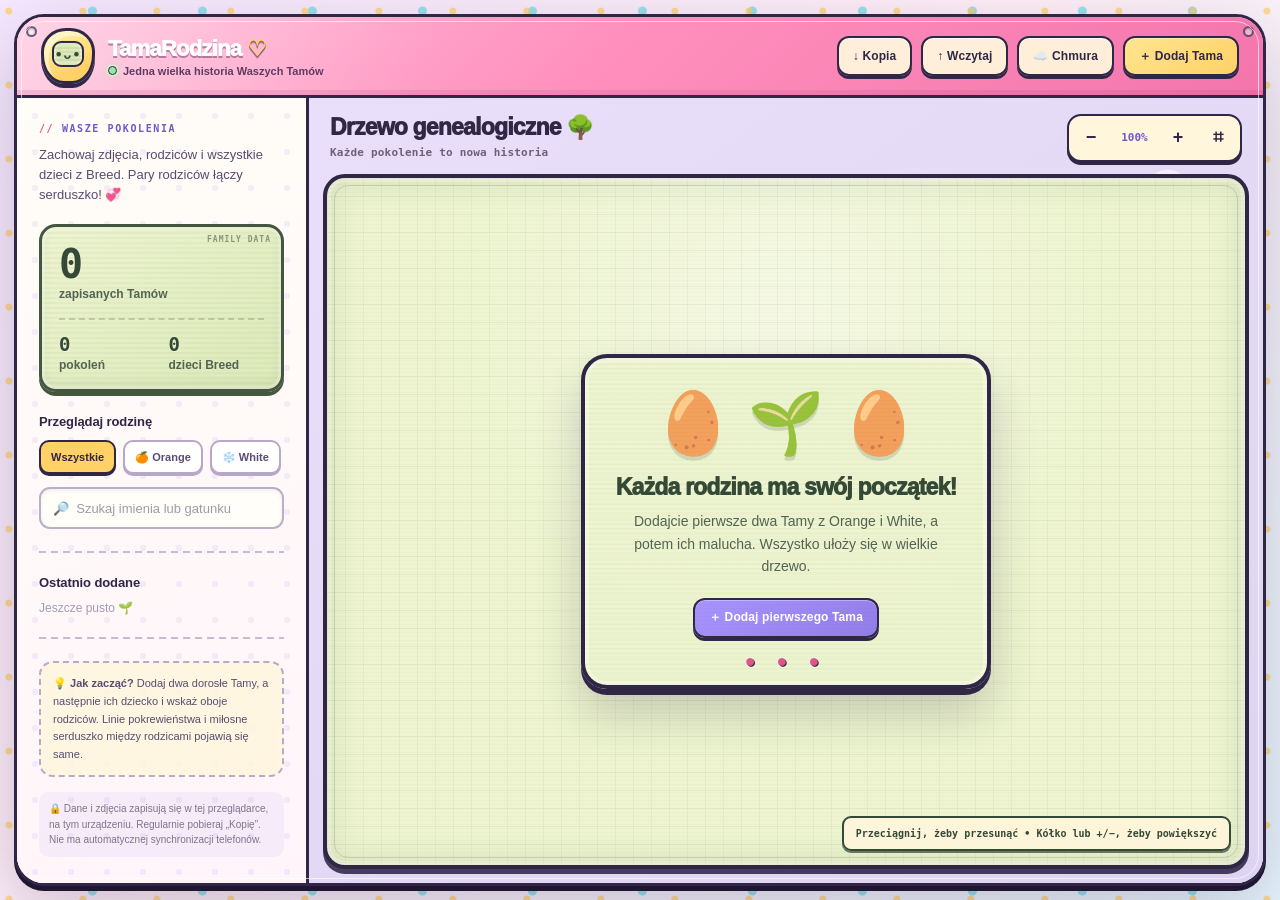
<file: index.html>
<!doctype html>
<html lang="pl">
<head>
<meta charset="utf-8">
<meta name="viewport" content="width=device-width, initial-scale=1">
<meta http-equiv="refresh" content="0; url=./tama-rodzina/">
<title>TamaRodzina — przekierowanie</title>
<link rel="canonical" href="./tama-rodzina/">
<style>body{font-family:system-ui,-apple-system,sans-serif;display:grid;place-items:center;min-height:95vh;background:#faf5ff;color:#39295b;text-align:center;padding:24px}a{color:#6c39c2}</style>
</head>
<body><main><h1>🌱 TamaRodzina</h1><p>Otwieram drzewo genealogiczne Tamów…</p><p><a href="./tama-rodzina/">Kliknij tutaj, jeśli przekierowanie nie zadziała.</a></p></main></body>
</html>
</file>
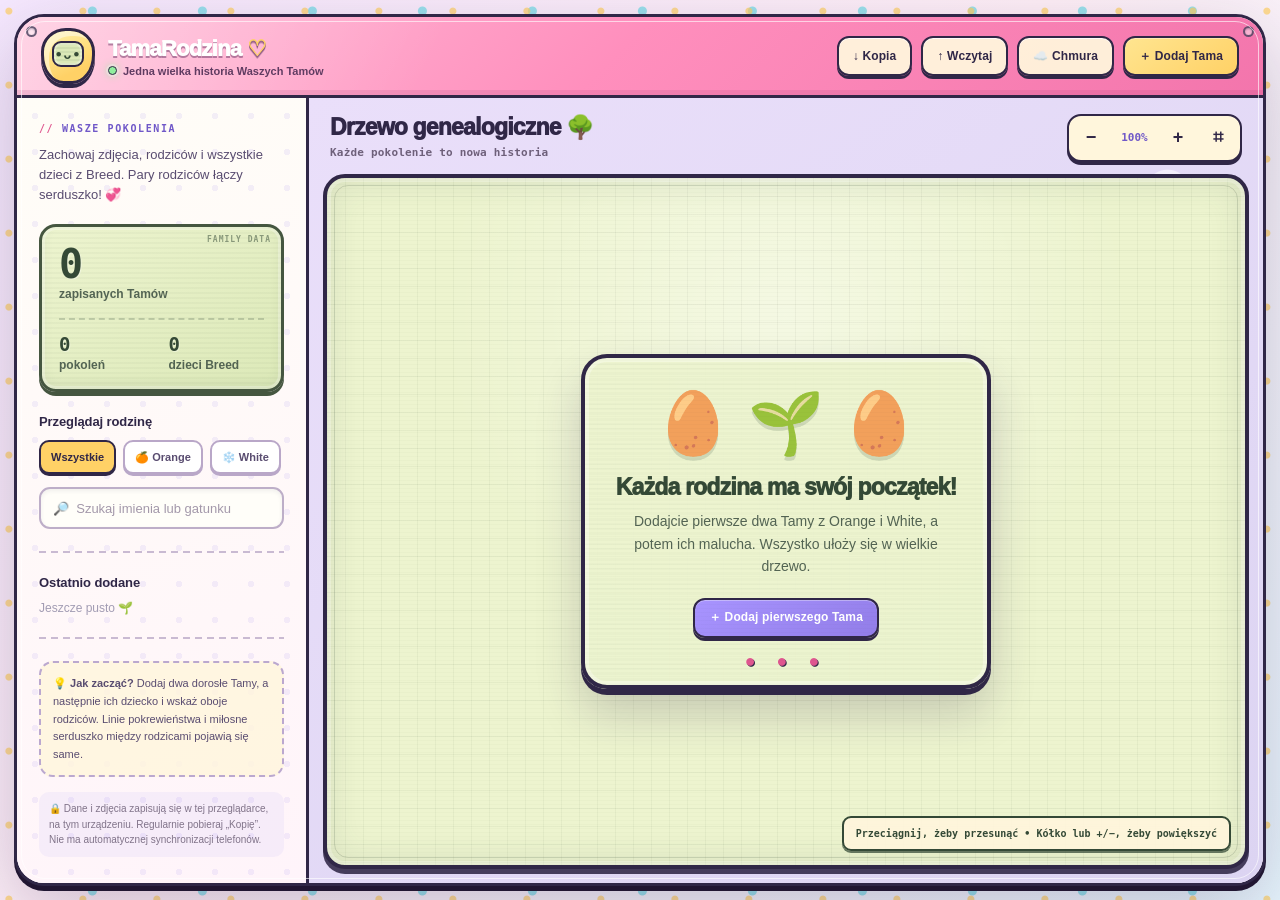
<file: tama-rodzina/index.html>
<!doctype html>
<html lang="pl">
<head>
<meta charset="utf-8" />
<meta name="viewport" content="width=device-width,initial-scale=1,viewport-fit=cover" />
<meta name="theme-color" content="#ff8fbd" />
<meta name="color-scheme" content="light" />
<meta name="application-name" content="TamaRodzina" />
<meta name="apple-mobile-web-app-title" content="TamaRodzina" />
<meta name="apple-mobile-web-app-capable" content="yes" />
<meta name="mobile-web-app-capable" content="yes" />
<meta name="apple-mobile-web-app-status-bar-style" content="default" />
<title>TamaRodzina — Wasze drzewo pokoleń</title>
<link rel="icon" href="./favicon.svg" type="image/svg+xml" />
<link rel="apple-touch-icon" sizes="180x180" href="./apple-touch-icon-180-v2.png" />
<link rel="manifest" href="./site.webmanifest?v=1" />
<style>
:root{--ink:#252344;--muted:#77758f;--line:#ece9f4;--purple:#7465e8;--pink:#fa84b5;--orange:#ffb166;--blue:#83c8ed;--card:#fff;--shadow:0 18px 60px rgba(53,39,103,.10);--round:22px}
*{box-sizing:border-box}html,body{height:100%;margin:0}body{font-family:ui-rounded,"SF Pro Rounded","Avenir Next",Inter,-apple-system,BlinkMacSystemFont,"Segoe UI",sans-serif;background:#f8f7fd;color:var(--ink);overflow:hidden}button,input,select,textarea{font:inherit}button{cursor:pointer}button:disabled{cursor:not-allowed;opacity:.45}.app{height:100dvh;display:flex;flex-direction:column;min-height:500px}.topbar{position:relative;z-index:10;display:flex;align-items:center;justify-content:space-between;gap:14px;flex-wrap:wrap;padding:15px 25px;background:rgba(255,255,255,.95);border-bottom:1px solid var(--line)}.brand{display:flex;align-items:center;gap:12px}.brand-symbol{width:45px;height:45px;border-radius:16px;background:linear-gradient(145deg,#f8b5d4,#8d81ef);display:grid;place-items:center;color:white;font-size:25px;box-shadow:0 7px 15px #ae9ded40}.brand h1{font-size:19px;letter-spacing:-.7px;margin:0;font-weight:850}.brand small{display:block;font-size:11px;color:var(--muted);margin-top:2px}.top-actions{display:flex;gap:8px;align-items:center;flex-wrap:wrap}.btn{display:inline-flex;align-items:center;justify-content:center;gap:7px;border:1px solid #e9e5f3;background:white;color:#4b4767;border-radius:13px;padding:10px 14px;font-size:13px;font-weight:700;white-space:nowrap;transition:transform .15s,background .15s}.btn:hover{background:#f7f4ff;transform:translateY(-1px)}.btn.primary{color:#fff;background:linear-gradient(120deg,#8576f4,#aa77df);border-color:transparent;box-shadow:0 7px 18px #8d7aef36}.btn.primary:hover{background:linear-gradient(120deg,#7565e8,#976bd3)}.btn.danger{color:#be4667;background:#fff6f9;border:1px solid #ffe2ea}.btn.ghost{border-color:transparent;background:transparent}.workspace{display:flex;flex:1;min-height:0}.sidebar{width:274px;flex:0 0 274px;background:#fff;border-right:1px solid var(--line);padding:21px;overflow:auto}.eyebrow{text-transform:uppercase;letter-spacing:1.7px;color:#9b94ba;font-size:10px;font-weight:850;margin-bottom:12px}.intro{font-size:14px;line-height:1.6;color:#686480;margin:0 0 19px}.stat-box{background:linear-gradient(145deg,#f9f2ff,#f7f9ff);border:1px solid #eee6fb;border-radius:19px;padding:17px;margin-bottom:22px}.stat-number{font-size:37px;line-height:1;font-weight:850;letter-spacing:-2px}.stat-box small{color:#817995;font-size:12px}.stats-row{display:flex;gap:14px;margin-top:16px;border-top:1px solid #e5dff2;padding-top:13px}.stats-row>div{flex:1}.stats-row b{font-size:19px}.stats-row small{display:block;margin-top:3px}.sidebar h2{font-size:14px;margin:0 0 11px}.filters{display:flex;flex-wrap:wrap;gap:8px;margin-bottom:13px}.filter{border:1px solid #e9e6f1;background:white;border-radius:999px;padding:7px 10px;color:#767187;font-size:12px;font-weight:750}.filter.active{background:#eeeaff;color:#6b5bdb;border-color:#d9d1ff}.search{border:1px solid #e8e6f1;border-radius:12px;padding:11px 12px;width:100%;background:#fff;font-size:13px;outline:0;color:var(--ink)}.search:focus{border-color:#afa5f4;box-shadow:0 0 0 3px #ece8ff}.section-divider{height:1px;background:var(--line);margin:22px 0}.mini-list{display:flex;flex-direction:column;gap:8px}.mini{border:1px solid #f0edf7;text-align:left;background:#fff;display:flex;gap:10px;align-items:center;padding:7px;border-radius:13px;width:100%}.mini:hover{background:#faf7ff}.mini-avatar{flex:0 0 35px;width:35px;height:35px;border-radius:11px;background:#f9e7ed;display:grid;place-items:center;overflow:hidden}.mini-avatar img{width:100%;height:100%;object-fit:cover}.mini strong{display:block;font-size:12px;max-width:156px;overflow:hidden;text-overflow:ellipsis;white-space:nowrap}.mini small{display:block;font-size:10px;color:#9692ab;margin-top:3px}.hint{border:1px dashed #dfd7f5;border-radius:15px;padding:12px;background:#fcfaff;color:#817b9b;font-size:11px;line-height:1.6}.main{flex:1;display:flex;flex-direction:column;min-width:0;background:#f8f7fe}.stage-header{padding:21px 28px 15px;display:flex;justify-content:space-between;gap:12px;align-items:center}.stage-header h2{font-size:24px;letter-spacing:-.8px;margin:0 0 4px}.stage-header p{font-size:12px;color:#9590a9;margin:0}.zoom-tools{display:flex;align-items:center;gap:5px;background:#fff;border:1px solid #ebe8f5;border-radius:15px;padding:5px;box-shadow:0 3px 12px #3830550a}.zoom-tools button{border:0;background:transparent;min-width:33px;height:33px;border-radius:9px;font-size:18px;font-weight:650;color:#6f658f}.zoom-tools button:hover{background:#f5f2ff}.zoom-label{min-width:41px;font-size:11px;color:#8b86a4;text-align:center;font-weight:750}.viewport{position:relative;min-height:0;flex:1;overflow:hidden;cursor:grab;touch-action:none;background-color:#fbfaff;background-image:radial-gradient(#ddd8f2 1.1px,transparent 1.1px);background-size:23px 23px;user-select:none}.viewport.grabbing{cursor:grabbing}.world{position:absolute;left:0;top:0;transform-origin:0 0;will-change:transform}.links{position:absolute;inset:0;overflow:visible;pointer-events:none}.nodes{position:absolute;inset:0}.gen-tag{position:absolute;left:15px;display:flex;gap:9px;align-items:center;font-size:13px;font-weight:850;color:#a29bc0}.gen-tag span{background:#e8e2fd;color:#7c6cdd;border-radius:10px;padding:6px 9px}.gen-tag small{font-size:11px;color:#b3aec7}.tama-card{position:absolute;width:176px;height:190px;border:1.5px solid #eee9fa;background:#fff;border-radius:22px;text-align:center;box-shadow:0 9px 27px rgba(68,57,113,.085);padding:11px 9px 10px;cursor:pointer;transition:box-shadow .15s,border .15s,opacity .15s,transform .15s;overflow:hidden}.tama-card:hover{box-shadow:0 12px 30px #4b359b2e;transform:translateY(-3px)}.tama-card.selected{border:2px solid #9281f2;box-shadow:0 9px 30px #8468e34f}.tama-card.dim{opacity:.26}.card-img{width:95px;height:95px;display:grid;place-items:center;overflow:hidden;margin:0 auto 8px;border-radius:26px;background:linear-gradient(135deg,#fff2e5,#ffd1b9);font-size:42px}.tama-card.white .card-img{background:linear-gradient(135deg,#eaf9ff,#d7e4ff)}.tama-card.other .card-img{background:linear-gradient(135deg,#f1ecff,#fce7fa)}.card-img img{width:100%;height:100%;object-fit:cover}.card-name{font-weight:850;white-space:nowrap;text-overflow:ellipsis;overflow:hidden;font-size:14px;margin:0 0 4px}.card-species{font-size:11px;color:#918da4;overflow:hidden;white-space:nowrap;text-overflow:ellipsis}.card-pill{display:inline-block;margin-top:8px;font-size:9px;font-weight:800;padding:4px 8px;border-radius:99px;background:#fff0e3;color:#c87838}.white .card-pill{background:#e8f5ff;color:#4e8cba}.other .card-pill{background:#efe9ff;color:#806bc9}.empty{position:absolute;inset:0;display:flex;align-items:center;justify-content:center;text-align:center;padding:30px}.empty-panel{max-width:390px;background:#ffffffec;box-shadow:var(--shadow);border:1px solid #f0eafe;padding:31px 25px;border-radius:30px}.empty-art{font-size:61px;margin-bottom:15px}.empty-panel h3{font-size:23px;letter-spacing:-.8px;margin:0 0 9px}.empty-panel p{font-size:14px;color:#837d9a;line-height:1.6;margin:0 0 20px}.floating-tip{position:absolute;bottom:16px;right:17px;background:#fffffff0;padding:9px 12px;border:1px solid #ebe8f5;border-radius:12px;font-size:11px;color:#938daa;pointer-events:none}dialog{border:0;border-radius:24px;box-shadow:0 30px 90px #251d5460;width:min(510px,calc(100vw - 28px));padding:0;color:var(--ink);max-height:calc(100dvh - 34px);overflow:auto}dialog::backdrop{background:#201a3f88;backdrop-filter:blur(4px)}.modal-header{display:flex;align-items:center;justify-content:space-between;padding:22px 25px 12px}.modal-header h3{font-size:21px;margin:0;letter-spacing:-.7px}.close{border:0;background:#f6f4fb;border-radius:10px;width:32px;height:32px;font-size:20px;color:#8983a4}.modal-body{padding:5px 25px 25px}.field{margin-bottom:16px}.field label{font-size:12px;font-weight:850;display:block;margin:0 0 7px}.field input,.field select,.field textarea{width:100%;padding:12px 12px;border:1px solid #e6e2f1;border-radius:12px;background:white;color:#37334f;outline:0;font-size:13px}.field input:focus,.field select:focus,.field textarea:focus{border-color:#a59af1;box-shadow:0 0 0 3px #ece9ff}.field textarea{resize:vertical;min-height:65px}.field-row{display:grid;grid-template-columns:1fr 1fr;gap:13px}.subnote{font-size:11px;color:#a09bb2;line-height:1.5;margin-top:5px}.upload{border:2px dashed #e4ddf4;border-radius:16px;min-height:104px;display:flex;gap:14px;align-items:center;padding:11px;background:#fcfbff;cursor:pointer}.upload-avatar{height:78px;width:78px;flex:0 0 78px;border-radius:17px;background:#f0eaff;display:grid;place-items:center;font-size:33px;overflow:hidden}.upload-avatar img{width:100%;height:100%;object-fit:cover}.upload-text b{font-size:13px}.upload-text small{display:block;color:#938ba9;font-size:11px;margin-top:4px}.modal-footer{display:flex;justify-content:space-between;gap:8px;flex-wrap:wrap;margin-top:18px}.detail-cover{height:125px;background:linear-gradient(120deg,#fbe6f3,#e8e7ff);border-radius:22px 22px 0 0}.detail-main{padding:0 25px 24px}.detail-photo{height:115px;width:115px;border:5px solid white;border-radius:26px;background:#fff1e7;overflow:hidden;display:grid;place-items:center;font-size:52px;margin:-65px 0 13px;position:relative;box-shadow:0 8px 20px #36275c25}.detail-photo img{width:100%;height:100%;object-fit:cover}.detail-name{margin:0;font-size:26px;letter-spacing:-.8px}.detail-sub{font-size:13px;color:#9690a9;margin-top:4px}.detail-grid{display:grid;grid-template-columns:1fr 1fr;gap:10px;margin:19px 0}.detail-box{border-radius:13px;background:#f9f7fd;padding:12px}.detail-box small{display:block;color:#9a94b1;font-size:10px;margin-bottom:5px}.detail-box b{font-size:13px;display:block;overflow-wrap:anywhere}.rel-title{font-size:13px;margin:17px 0 9px}.rel-list{display:flex;flex-wrap:wrap;gap:8px}.rel{border:1px solid #e5def5;background:white;border-radius:99px;padding:7px 10px;font-size:11px;font-weight:750;color:#7469b5}.detail-notes{border-left:3px solid #d4bafa;background:#faf7ff;border-radius:8px;padding:11px;font-size:12px;line-height:1.6;white-space:pre-wrap;color:#615b77}.small-btn{font-size:12px;padding:8px 10px}.toast{position:fixed;bottom:24px;left:50%;transform:translate(-50%,30px);opacity:0;pointer-events:none;background:#27233e;color:white;border-radius:14px;padding:11px 18px;box-shadow:0 12px 35px #1b163f30;font-size:12px;font-weight:650;z-index:100;transition:.25s}.toast.show{transform:translate(-50%,0);opacity:1}#importFile,#photoFile{display:none}.footer-stamp{margin-top:15px;color:#aaa4b9;font-size:10px;line-height:1.55}
@media(max-width:900px){.sidebar{width:230px;flex-basis:230px;padding:15px}.topbar{padding:12px 17px}.brand h1{font-size:17px}.btn{padding:9px 10px}.stage-header{padding:16px 19px 12px}.stage-header h2{font-size:21px}}
@media(max-width:660px){body{overflow:hidden}.app{min-height:0}.topbar{gap:10px;padding:10px 12px}.brand-symbol{width:38px;height:38px;border-radius:13px;font-size:21px}.brand h1{font-size:16px}.brand small{font-size:10px}.top-actions{width:100%;justify-content:space-between;gap:6px}.top-actions .btn{flex:1;padding:9px 4px;font-size:11px}.workspace{flex-direction:column}.sidebar{width:100%;flex:0 0 auto;padding:10px 13px;display:grid;grid-template-columns:minmax(0,1fr) auto;gap:6px 12px;align-items:center;border-right:0;border-bottom:1px solid var(--line);max-height:113px;overflow:hidden}.sidebar>.eyebrow,.sidebar>.intro,.sidebar>.section-divider,.sidebar>#recentTitle,.sidebar>#recentList,.sidebar>.hint,.sidebar>.footer-stamp{display:none}.stat-box{grid-row:1 / 3;grid-column:2;margin:0;padding:8px 13px;display:flex;gap:12px;align-items:center;min-width:110px}.stat-number{font-size:25px}.stats-row{margin:0;padding:0;border:0;gap:8px}.stats-row b{font-size:14px}.stats-row small,.stat-box small{font-size:9px}.sidebar h2{display:none}.filters{grid-row:1;grid-column:1;margin:0;gap:5px}.filter{padding:6px 8px;font-size:10px}.search{grid-row:2;grid-column:1;padding:8px 9px;font-size:11px}.main{min-height:0}.stage-header{padding:11px 13px 9px}.stage-header h2{font-size:18px}.stage-header p{font-size:10px}.zoom-tools{padding:3px}.zoom-tools button{height:28px;min-width:27px}.floating-tip{display:none}.empty-panel{padding:24px 20px}.empty-panel h3{font-size:20px}.modal-header{padding:18px 18px 10px}.modal-body{padding:5px 18px 19px}.field-row{grid-template-columns:1fr 1fr;gap:9px}.detail-main{padding:0 18px 20px}}
@media(max-width:380px){.zoom-label{display:none}.filter{padding:6px}.brand small{display:none}}
</style>
<link rel="stylesheet" href="./theme.css" />
</head>
<body>
<div class="app">
<header class="topbar">
 <div class="brand"><div class="brand-symbol">✿</div><div><h1>TamaRodzina <span style="color:#b19cf2">♡</span></h1><small>Jedna wielka historia Waszych Tamów</small></div></div>
 <div class="top-actions">
  <button class="btn" id="exportBtn" title="Pobierz bezpieczną kopię wszystkich danych i zdjęć">↓ Kopia</button>
  <button class="btn" id="importBtn" title="Wczytaj kopię zapasową">↑ Wczytaj</button>
  <button class="btn" id="cloudBtn" title="Połącz wspólne drzewo">☁️ Chmura</button>
   <button class="btn primary" id="addBtn">＋ Dodaj Tama</button>
  <input type="file" id="importFile" accept="application/json,.json" />
 </div>
</header>
<div class="workspace">
 <aside class="sidebar">
  <div class="eyebrow">Wasze pokolenia</div>
  <p class="intro">Zachowaj zdjęcia, rodziców i wszystkie dzieci z Breed. Pary rodziców łączy serduszko! 💞</p>
  <div class="stat-box"><div><div class="stat-number" id="statTotal">0</div><small>zapisanych Tamów</small></div><div class="stats-row"><div><b id="statGens">0</b><small>pokoleń</small></div><div><b id="statBabies">0</b><small>dzieci Breed</small></div></div></div>
  <h2>Przeglądaj rodzinę</h2>
  <div class="filters"><button class="filter active" data-filter="all">Wszystkie</button><button class="filter" data-filter="orange">🍊 Orange</button><button class="filter" data-filter="white">❄️ White</button></div>
  <input class="search" id="search" placeholder="🔎  Szukaj imienia lub gatunku" aria-label="Szukaj Tamów" />
  <div class="section-divider"></div>
  <h2 id="recentTitle">Ostatnio dodane</h2>
  <div id="recentList" class="mini-list"></div>
  <div class="section-divider"></div>
  <div class="hint">💡 <b>Jak zacząć?</b> Dodaj dwa dorosłe Tamy, a następnie ich dziecko i wskaż oboje rodziców. Linie pokrewieństwa i miłosne serduszko między rodzicami pojawią się same.</div>
  <div class="footer-stamp">🔒 Dane i zdjęcia zapisują się w tej przeglądarce, na tym urządzeniu. Regularnie pobieraj „Kopię”. Nie ma automatycznej synchronizacji telefonów.</div>
 </aside>
 <main class="main">
  <div class="stage-header"><div><h2>Drzewo genealogiczne 🌳</h2><p id="stageSub">Każde pokolenie to nowa historia</p></div><div class="zoom-tools"><button id="zoomOut" title="Oddal" aria-label="Oddal">−</button><span class="zoom-label" id="zoomLabel">100%</span><button id="zoomIn" title="Przybliż" aria-label="Przybliż">+</button><button id="fitBtn" title="Pokaż całe drzewo" aria-label="Dopasuj całe drzewo">⌗</button></div></div>
  <div class="viewport" id="viewport"><div class="world" id="world"><svg class="links" id="links"></svg><div class="nodes" id="nodes"></div></div><div class="empty" id="empty"><div class="empty-panel"><div class="empty-art">🥚 🌱 🥚</div><h3>Każda rodzina ma swój początek!</h3><p>Dodajcie pierwsze dwa Tamy z Orange i White, a potem ich malucha. Wszystko ułoży się w wielkie drzewo.</p><button class="btn primary" id="emptyAdd">＋ Dodaj pierwszego Tama</button></div></div><div class="floating-tip">Przeciągnij, żeby przesunąć • Kółko lub +/−, żeby powiększyć</div></div>
 </main>
</div>
</div>
<dialog id="editor">
 <div class="modal-header"><h3 id="editorTitle">Nowy Tama 🥚</h3><button class="close" data-close="editor" aria-label="Zamknij">×</button></div>
 <div class="modal-body"><form id="tamaForm">
   <div class="field"><label>Zdjęcie Tama</label><label for="photoFile" class="upload"><div class="upload-avatar" id="photoPreview">📸</div><div class="upload-text"><b>Dodaj zdjęcie z telefonu</b><small>Z aparatu lub galerii • zdjęcie zostanie zmniejszone, by oszczędzać miejsce</small></div></label><input type="file" id="photoFile" accept="image/*"/><button class="btn ghost small-btn" id="removePhoto" type="button" style="display:none;margin-top:5px">Usuń zdjęcie</button></div>
   <div class="field-row"><div class="field"><label for="tamaName">Imię Tama *</label><input id="tamaName" placeholder="Np. Iskierka" maxlength="55" required /></div><div class="field"><label for="tamaSpecies">Gatunek</label><input id="tamaSpecies" placeholder="Np. Mametchi" maxlength="55" /></div></div>
   <div class="field-row"><div class="field"><label for="tamaDevice">Z którego urządzenia?</label><select id="tamaDevice"><option value="orange">🍊 Orange</option><option value="white">❄️ White</option><option value="other">💜 Inne</option></select></div><div class="field"><label for="tamaBirth">Data narodzin</label><input type="date" id="tamaBirth" /></div></div>
   <div class="eyebrow" style="margin:6px 0 12px">Rodzice • Breed</div>
   <div class="field-row"><div class="field"><label for="parent1">Rodzic 1</label><select id="parent1"></select></div><div class="field"><label for="parent2">Rodzic 2</label><select id="parent2"></select></div></div><div class="subnote" style="margin:-8px 0 16px">Jeśli to pierwszy Tama w rodzinie, pozostaw rodziców pustych. Możesz ich dodać lub zmienić później.</div>
   <div class="field"><label for="tamaNotes">Notatki / wspomnienia</label><textarea id="tamaNotes" maxlength="1000" placeholder="Kolor oczu, ulubione jedzenie, ciekawostki…"></textarea></div>
   <div class="modal-footer"><button class="btn" type="button" data-close="editor">Anuluj</button><button class="btn primary" type="submit" id="saveBtn">💜 Zapisz Tama</button></div>
  </form></div>
</dialog>
<dialog id="detail"><div class="detail-cover"></div><div class="modal-header" style="padding-top:0;justify-content:flex-end;margin-top:-113px;height:117px;align-items:flex-start;padding-top:12px"><button class="close" data-close="detail" aria-label="Zamknij">×</button></div><div id="detailContent" class="detail-main"></div></dialog>
<div class="toast" id="toast" role="status"></div>
<script>
(()=>{'use strict';
const $=s=>document.querySelector(s), $$=s=>Array.from(document.querySelectorAll(s));
const state={tamas:[],selected:null,filter:'all',query:'',editing:null,photo:null,view:{x:0,y:0,k:1},treeW:600,treeH:500,positions:new Map(),storage:'indexeddb'};
const labels={orange:'🍊 Orange',white:'❄️ White',other:'💜 Inne'};
const esc=s=>String(s??'').replace(/[&<>"']/g,ch=>({'&':'&amp;','<':'&lt;','>':'&gt;','"':'&quot;',"'":'&#39;'}[ch]));
const safePhoto=s=>typeof s==='string'&&/^data:image\/(?:png|jpeg|webp);base64,[A-Za-z0-9+/=]+$/.test(s)&&s.length<1800000?s:'';
const guid=()=> 't'+Date.now().toString(36)+Math.random().toString(36).slice(2,9);
const byId=id=>state.tamas.find(t=>t.id===id);
const ancestors=(id,acc=new Set())=>{const t=byId(id);if(!t)return acc;for(const p of t.parents||[]){if(!acc.has(p)){acc.add(p);ancestors(p,acc)}}return acc};
const descendants=(id)=>{const out=new Set();const visit=p=>{for(const t of state.tamas){if((t.parents||[]).includes(p)&&!out.has(t.id)){out.add(t.id);visit(t.id)}}};visit(id);return out};
function generation(id,memo=new Map(),visiting=new Set()){if(memo.has(id))return memo.get(id);if(visiting.has(id))return 0;visiting.add(id);const t=byId(id);const g=t?.parents?.length?1+Math.max(...t.parents.map(p=>generation(p,memo,visiting))):0;visiting.delete(id);memo.set(id,g);return g}
function notify(s){const e=$('#toast');e.textContent=s;e.classList.add('show');clearTimeout(notify.timer);notify.timer=setTimeout(()=>e.classList.remove('show'),3100)}
let db;
function openDb(){return new Promise((ok,fail)=>{if(!window.indexedDB){fail(new Error('No IndexedDB'));return}const req=indexedDB.open('tamarodzina-db',1);req.onupgradeneeded=()=>{req.result.createObjectStore('app')};req.onsuccess=()=>{db=req.result;ok()};req.onerror=()=>fail(req.error)})}
function readDb(){return new Promise((ok,fail)=>{const tx=db.transaction('app','readonly'),r=tx.objectStore('app').get('family');r.onsuccess=()=>ok(r.result);r.onerror=()=>fail(r.error)})}
function writeDb(data){return new Promise((ok,fail)=>{const tx=db.transaction('app','readwrite');tx.objectStore('app').put(data,'family');tx.oncomplete=ok;tx.onerror=()=>fail(tx.error)})}
async function load(){try{await openDb();const d=await readDb();state.tamas=Array.isArray(d?.tamas)?d.tamas:[]}catch(e){state.storage='local';try{state.tamas=JSON.parse(localStorage.getItem('tamarodzina-family')||'[]')}catch{state.tamas=[]}console.warn('Dostępny tylko zapis awaryjny',e)}render(true)}
let suspendCloudChange=false;
 async function persist(){try{if(state.storage==='indexeddb')await writeDb({version:1,tamas:state.tamas});else localStorage.setItem('tamarodzina-family',JSON.stringify(state.tamas));if(!suspendCloudChange)window.dispatchEvent(new Event('tama:local-change'));return true}catch(e){notify('Nie udało się zapisać. Pobierz kopię bezpieczeństwa!');console.error(e);return false}}
function photoEl(t){return safePhoto(t.photo)?`<img src="${t.photo}" alt="Zdjęcie Tama ${esc(t.name)}" draggable="false">`:'🥚'}
function render(fit=false){const total=state.tamas.length,memo=new Map();const gens=total?Math.max(...state.tamas.map(t=>generation(t.id,memo)))+1:0;
 $('#statTotal').textContent=total;$('#statGens').textContent=gens;$('#statBabies').textContent=state.tamas.filter(t=>t.parents?.length).length;
 $('#stageSub').textContent=total?`${total} Tamów • ${gens} pokoleń • kliknij postać, by zobaczyć jej historię`:'Każde pokolenie to nowa historia';$('#empty').style.display=total?'none':'flex';
 $('#recentList').innerHTML=[...state.tamas].sort((a,b)=>(b.createdAt||0)-(a.createdAt||0)).slice(0,6).map(t=>`<button class="mini" data-id="${esc(t.id)}"><span class="mini-avatar">${photoEl(t)}</span><span><strong>${esc(t.name)}</strong><small>${esc(t.species||'Tama')} · ${esc(labels[t.device]||'Inne')}</small></span></button>`).join('')||'<span style="font-size:12px;color:#a29cb3">Jeszcze pusto 🌱</span>';
 $$('#recentList .mini').forEach(b=>b.onclick=()=>focusTama(b.dataset.id));
 if(!total){$('#nodes').innerHTML='';$('#links').innerHTML='';state.positions.clear();state.treeW=600;state.treeH=500;$('#world').style.width='600px';$('#world').style.height='500px';if(fit)resetView();return}
 const groups=new Map();for(const t of state.tamas){const g=generation(t.id,memo);if(!groups.has(g))groups.set(g,[]);groups.get(g).push(t)}
 // Keep siblings together, placing children near the midpoint of their parents' positions.
  // A Breed baby automatically makes a couple; no manual relationship setting is needed.
  const couples=new Map();for(const child of state.tamas){if(child.parents?.length!==2)continue;const [a,b]=child.parents;if(!byId(a)||!byId(b)||a===b)continue;if(!couples.has(a))couples.set(a,new Set());if(!couples.has(b))couples.set(b,new Set());couples.get(a).add(b);couples.get(b).add(a)}
 const W=176,H=190,GX=66,GY=132,LEFT=150,TOP=95,RIGHT=90;const sorted=[];let order=new Map();
 for(let g=0;g<gens;g++) {let arr=(groups.get(g)||[]).slice();arr.sort((a,b)=>{const score=t=>{const p=t.parents.filter(id=>order.has(id));return p.length?p.reduce((sum,id)=>sum+order.get(id),0)/p.length:1e6};return score(a)-score(b)||(a.createdAt||0)-(b.createdAt||0)||a.id.localeCompare(b.id)});const paired=[],used=new Set();for(const t of arr){if(used.has(t.id))continue;paired.push(t);used.add(t.id);const partner=arr.find(v=>!used.has(v.id)&&couples.get(t.id)?.has(v.id));if(partner){paired.push(partner);used.add(partner.id)}}arr=paired;sorted.push(arr);order=new Map(arr.map((t,i)=>[t.id,i]))}
 const maxRow=Math.max(...sorted.map(a=>a.length*W+Math.max(0,a.length-1)*GX));state.treeW=LEFT+maxRow+RIGHT;state.treeH=TOP+gens*H+Math.max(0,gens-1)*GY+115;state.positions.clear();
 const nodeParts=[],linkParts=[];
 for(let g=0;g<sorted.length;g++){const a=sorted[g],rw=a.length*W+Math.max(0,a.length-1)*GX;const start=LEFT+(maxRow-rw)/2;const y=TOP+g*(H+GY);
 nodeParts.push(`<div class="gen-tag" style="top:${y+17}px"><span>${g+1}</span><small>pokolenie</small></div>`);
 a.forEach((t,i)=>{const x=start+i*(W+GX);state.positions.set(t.id,{x:x+W/2,top:y,bottom:y+H});const match=(state.filter==='all'||state.filter===t.device)&&(!state.query||`${t.name} ${t.species||''}`.toLocaleLowerCase('pl').includes(state.query));const relatives=state.selected?new Set([state.selected,...ancestors(state.selected),...descendants(state.selected)]):null;const dim=!match||(relatives&&!relatives.has(t.id));nodeParts.push(`<button class="tama-card ${esc(t.device)} ${state.selected===t.id?'selected':''} ${dim?'dim':''}" data-id="${esc(t.id)}" style="left:${x}px;top:${y}px" aria-label="Otwórz Tama ${esc(t.name)}"><div class="card-img">${photoEl(t)}</div><div class="card-name">${esc(t.name)}</div><div class="card-species">${esc(t.species||'Nieznany gatunek')}</div><div class="card-pill">${esc(labels[t.device]||'💜 Inne')}</div></button>`)});
 }
 for(const t of state.tamas){const c=state.positions.get(t.id);for(const [ix,pid] of t.parents.entries()){const p=state.positions.get(pid);if(!p||!c)continue;const x1=p.x,y1=p.bottom+2,x2=c.x+(ix===0?-8:8),y2=c.top-5,mid=Math.max(30,(y2-y1)*.44);const emphasize=state.selected&&(t.id===state.selected||pid===state.selected);linkParts.push(`<path d="M ${x1} ${y1} C ${x1} ${y1+mid}, ${x2} ${y2-mid}, ${x2} ${y2}" stroke="${ix===0?'#ba98ee':'#f4a3c6'}" stroke-width="${emphasize?4:2.6}" stroke-opacity="${state.selected&&!emphasize?.25:.76}" fill="none" stroke-linecap="round"/><circle cx="${x2}" cy="${y2}" r="3.6" fill="${ix===0?'#ba98ee':'#f4a3c6'}"/>`)}}
  // Draw a pink, heart-shaped Breed bond only for pairs who have a shared child.
  const shownPairs=new Set();for(const child of state.tamas){if(child.parents?.length!==2)continue;const ids=[...child.parents].sort();const key=ids.join('~');if(shownPairs.has(key))continue;shownPairs.add(key);const a=state.positions.get(ids[0]),b=state.positions.get(ids[1]);if(!a||!b)continue;const y=Math.min(a.top,b.top)-27,mx=(a.x+b.x)/2;
   const highlight=state.selected&&(ids.includes(state.selected)||(byId(state.selected)?.parents?.length===2&&ids.every(id=>byId(state.selected).parents.includes(id))));
   const opacity=state.selected&&!highlight?'.35':'1';
   linkParts.push(`<path d="M ${a.x} ${a.top-5} L ${a.x} ${y} L ${b.x} ${y} L ${b.x} ${b.top-5}" stroke="#ef8ab4" stroke-width="${highlight?4.5:2.8}" stroke-dasharray="5 5" stroke-linecap="round" stroke-linejoin="round" stroke-opacity="${opacity}" fill="none"/><rect x="${mx-20}" y="${y-17}" width="40" height="34" rx="17" fill="#fff0f7" stroke="#f1a0c5" stroke-width="2" opacity="${opacity}"/><text x="${mx}" y="${y+7}" font-size="22" text-anchor="middle" fill="#eb5d9a" opacity="${opacity}">♥</text>`)}
 $('#world').style.width=state.treeW+'px';$('#world').style.height=state.treeH+'px';$('#nodes').innerHTML=nodeParts.join('');$('#links').setAttribute('viewBox',`0 0 ${state.treeW} ${state.treeH}`);$('#links').setAttribute('width',state.treeW);$('#links').setAttribute('height',state.treeH);$('#links').innerHTML=linkParts.join('');
 $$('#nodes .tama-card').forEach(b=>b.onclick=()=>openDetail(b.dataset.id));if(fit)requestAnimationFrame(fitView);else applyView();}
function applyView(){const {x,y,k}=state.view;$('#world').style.transform=`translate(${x}px,${y}px) scale(${k})`;$('#zoomLabel').textContent=Math.round(k*100)+'%'}
function resetView(){state.view={x:0,y:0,k:1};applyView()}
function fitView(){if(!state.tamas.length)return;const v=$('#viewport'),vw=v.clientWidth,vh=v.clientHeight;if(!vw||!vh)return;const k=Math.min(1.15,(vw-40)/state.treeW,(vh-40)/state.treeH);state.view={x:(vw-state.treeW*k)/2,y:(vh-state.treeH*k)/2,k:Math.max(.18,k)};applyView()}
function zoom(factor,cx,cy){const v=$('#viewport'),r=v.getBoundingClientRect();cx??=r.width/2;cy??=r.height/2;const old=state.view.k,k=Math.max(.14,Math.min(2.5,old*factor)),scale=k/old;state.view.x=cx-(cx-state.view.x)*scale;state.view.y=cy-(cy-state.view.y)*scale;state.view.k=k;applyView()}
function focusTama(id){const p=state.positions.get(id);if(!p)return;const v=$('#viewport'),k=Math.max(.75,Math.min(1.15,state.view.k));state.view={k,x:v.clientWidth/2-p.x*k,y:v.clientHeight/2-(p.top+95)*k};applyView();openDetail(id)}
function showDialog(d){const el=$('#'+d);if(!el.open)el.showModal()}
function closeDialog(d){const el=$('#'+d);if(el.open)el.close()}
function selectOptions(current){const forbidden=new Set(current?[current,...descendants(current)]:[]);return '<option value="">— brak / nieznany —</option>'+state.tamas.filter(t=>!forbidden.has(t.id)).map(t=>`<option value="${esc(t.id)}">${esc(t.name)} (${esc(labels[t.device]||'Inne')})</option>`).join('')}
function renderPreview(){const e=$('#photoPreview');e.innerHTML=safePhoto(state.photo)?`<img src="${state.photo}" alt="Podgląd zdjęcia">`:'📸';$('#removePhoto').style.display=state.photo?'inline-flex':'none'}
function openEditor(id=null,prefillParent=null){state.editing=id;const t=id?byId(id):null;state.photo=safePhoto(t?.photo);$('#editorTitle').textContent=id?'Edytuj Tama ✏️':'Nowy Tama 🥚';$('#saveBtn').textContent=id?'💜 Zapisz zmiany':'💜 Zapisz Tama';$('#tamaName').value=t?.name||'';$('#tamaSpecies').value=t?.species||'';$('#tamaDevice').value=t?.device||(prefillParent?byId(prefillParent)?.device:'orange')||'orange';$('#tamaBirth').value=t?.birth||'';$('#tamaNotes').value=t?.notes||'';$('#photoFile').value='';$('#parent1').innerHTML=selectOptions(id);$('#parent2').innerHTML=selectOptions(id);$('#parent1').value=t?.parents?.[0]||prefillParent||'';$('#parent2').value=t?.parents?.[1]||'';renderPreview();showDialog('editor')}
async function processPhoto(file){if(!file)return;if(!file.type.startsWith('image/')){notify('Wybierz plik ze zdjęciem');return}if(file.size>22*1024*1024){notify('Zdjęcie jest za duże (maks. 22 MB)');return}try{const data=await new Promise((ok,fail)=>{const reader=new FileReader();reader.onload=()=>ok(reader.result);reader.onerror=fail;reader.readAsDataURL(file)});const image=new Image();await new Promise((ok,fail)=>{image.onload=ok;image.onerror=fail;image.src=data});const max=500,k=Math.min(1,max/Math.max(image.naturalWidth,image.naturalHeight));const canvas=document.createElement('canvas');canvas.width=Math.max(1,Math.round(image.naturalWidth*k));canvas.height=Math.max(1,Math.round(image.naturalHeight*k));canvas.getContext('2d').drawImage(image,0,0,canvas.width,canvas.height);let uri=canvas.toDataURL('image/webp',.73);if(!uri.startsWith('data:image/webp'))uri=canvas.toDataURL('image/jpeg',.73);state.photo=uri;renderPreview();notify('Zdjęcie dodane 📸')}catch(e){console.error(e);notify('Nie udało się odczytać zdjęcia. Spróbuj JPG lub PNG.')}}
function openDetail(id){const t=byId(id);if(!t)return;state.selected=id;render();const parents=(t.parents||[]).map(byId).filter(Boolean),children=state.tamas.filter(c=>(c.parents||[]).includes(id));const partners=[...new Set(children.filter(c=>c.parents?.length===2).map(c=>c.parents.find(pid=>pid!==id)))].map(byId).filter(Boolean),gen=generation(id)+1;
const links=ts=>ts.length?`<div class="rel-list">${ts.map(v=>`<button class="rel" data-rel="${esc(v.id)}">${esc(v.name)}</button>`).join('')}</div>`:'<div style="font-size:12px;color:#aaa5b8">Brak zapisanych</div>';
$('#detailContent').innerHTML=`<div class="detail-photo">${photoEl(t)}</div><h3 class="detail-name">${esc(t.name)}</h3><div class="detail-sub">${esc(t.species||'Nieznany gatunek')} · ${esc(labels[t.device]||'Inne')}</div><div class="detail-grid"><div class="detail-box"><small>Pokolenie</small><b>${gen}</b></div><div class="detail-box"><small>Data narodzin</small><b>${esc(t.birth||'Nie podano')}</b></div><div class="detail-box"><small>Rodzice</small><b>${parents.length} zapisanych</b></div><div class="detail-box"><small>Dzieci</small><b>${children.length} zapisanych</b></div></div><h4 class="rel-title">👨‍👩‍👧 Rodzice</h4>${links(parents)}${partners.length?`<h4 class="rel-title">💞 Partnerzy Breed</h4>${links(partners)}`:''}<h4 class="rel-title">🥚 Potomstwo</h4>${links(children)}${t.notes?`<h4 class="rel-title">📝 Wspomnienia</h4><div class="detail-notes">${esc(t.notes)}</div>`:''}<div class="modal-footer"><button class="btn small-btn" id="detailChild">＋ Dodaj dziecko</button><div style="display:flex;gap:6px"><button class="btn danger small-btn" id="detailDelete">Usuń</button><button class="btn primary small-btn" id="detailEdit">✎ Edytuj</button></div></div>`;
$('#detailEdit').onclick=()=>{closeDialog('detail');openEditor(id)};$('#detailDelete').onclick=()=>deleteTama(id);$('#detailChild').onclick=()=>{closeDialog('detail');openEditor(null,id)};$$('#detailContent [data-rel]').forEach(b=>b.onclick=()=>{closeDialog('detail');focusTama(b.dataset.rel)});showDialog('detail')}
async function deleteTama(id){const t=byId(id);if(!t||!confirm(`Usunąć Tama „${t.name}”?\n\nJego dzieci pozostaną w drzewie, ale stracą powiązanie z tym rodzicem.`))return;state.tamas=state.tamas.filter(x=>x.id!==id).map(x=>({...x,parents:(x.parents||[]).filter(p=>p!==id)}));state.selected=null;closeDialog('detail');await persist();render(true);notify('Tama usunięty')}
async function saveTama(e){e.preventDefault();const name=$('#tamaName').value.trim();if(!name){notify('Podaj imię Tama');return}const p1=$('#parent1').value,p2=$('#parent2').value;if(p1&&p1===p2){notify('Wybierz dwóch różnych rodziców');return}const parents=[p1,p2].filter(Boolean);if(parents.some(p=>!byId(p))){notify('Nie znaleziono jednego z rodziców');return}if(state.editing&&parents.some(p=>p===state.editing||descendants(state.editing).has(p))){notify('Nie można ustawić potomka jako rodzica');return}
 const old=state.editing?byId(state.editing):null;const t={id:old?.id||guid(),name,species:$('#tamaSpecies').value.trim(),device:$('#tamaDevice').value,birth:$('#tamaBirth').value,notes:$('#tamaNotes').value.trim(),parents,photo:state.photo||'',createdAt:old?.createdAt||Date.now()};if(old)state.tamas=state.tamas.map(v=>v.id===old.id?t:v);else state.tamas.push(t);
 closeDialog('editor');state.selected=null;await persist();render(true);notify(old?'Zapisano zmiany 💜':'Nowy Tama dołączył do rodziny! 🥚')}
function validateImport(json){if(!json||!Array.isArray(json.tamas)||json.tamas.length>2500)throw Error('Niepoprawny plik lub za dużo postaci');const ids=new Set();const result=json.tamas.map(t=>{if(typeof t.id!=='string'||!/^t[a-zA-Z0-9_-]{3,60}$/.test(t.id)||ids.has(t.id))throw Error('Niepoprawne identyfikatory');ids.add(t.id);return{id:t.id,name:String(t.name||'Bez imienia').slice(0,55),species:String(t.species||'').slice(0,55),device:['orange','white','other'].includes(t.device)?t.device:'other',birth:/^\d{4}-\d{2}-\d{2}$/.test(t.birth||'')?t.birth:'',notes:String(t.notes||'').slice(0,1000),parents:Array.isArray(t.parents)?t.parents.slice(0,2).filter(p=>typeof p==='string'):[],photo:safePhoto(t.photo),createdAt:Number.isFinite(t.createdAt)?t.createdAt:Date.now()}});for(const t of result){t.parents=t.parents.filter(p=>ids.has(p)&&p!==t.id);if(new Set(t.parents).size!==t.parents.length)throw Error('Powtórzeni rodzice')}const m=new Map(result.map(t=>[t.id,t]));const visiting=new Set(),seen=new Set();function visit(id){if(visiting.has(id))throw Error('Pętla w relacjach');if(seen.has(id))return;visiting.add(id);for(const p of m.get(id)?.parents||[])visit(p);visiting.delete(id);seen.add(id)}for(const t of result)visit(t.id);return result}
function exportFile(){const data={app:'TamaRodzina',version:1,exportedAt:new Date().toISOString(),tamas:state.tamas};const blob=new Blob([JSON.stringify(data,null,2)],{type:'application/json'});const url=URL.createObjectURL(blob),a=document.createElement('a');a.href=url;a.download='tama-rodzina-kopia-'+new Date().toISOString().slice(0,10)+'.json';document.body.append(a);a.click();a.remove();setTimeout(()=>URL.revokeObjectURL(url),3000);notify('Kopia zapasowa gotowa 💜')}
async function importFile(file){if(!file)return;try{if(file.size>75*1024*1024)throw Error('Plik jest za duży');const data=JSON.parse(await file.text());const imported=validateImport(data);if(state.tamas.length&&!confirm(`Wczytać ${imported.length} Tamów?\n\nTo ZASTĄPI obecne drzewo. Najpierw możesz pobrać „Kopię”.`))return;state.tamas=imported;state.selected=null;await persist();render(true);notify(`Wczytano ${imported.length} Tamów! 🌳`)}catch(e){console.error(e);notify('Nie udało się wczytać: '+e.message)}finally{$('#importFile').value=''}}
$('#addBtn').onclick=()=>openEditor();$('#emptyAdd').onclick=()=>openEditor();$('#exportBtn').onclick=exportFile;$('#importBtn').onclick=()=>$('#importFile').click();$('#importFile').onchange=e=>importFile(e.target.files?.[0]);$('#tamaForm').onsubmit=saveTama;$('#photoFile').onchange=e=>processPhoto(e.target.files?.[0]);$('#removePhoto').onclick=()=>{state.photo='';$('#photoFile').value='';renderPreview()};$$('[data-close]').forEach(b=>b.onclick=()=>closeDialog(b.dataset.close));
$$('.filter').forEach(b=>b.onclick=()=>{state.filter=b.dataset.filter;$$('.filter').forEach(x=>x.classList.toggle('active',x===b));render()});$('#search').oninput=e=>{state.query=e.target.value.trim().toLocaleLowerCase('pl');render()};$('#fitBtn').onclick=fitView;$('#zoomIn').onclick=()=>zoom(1.2);$('#zoomOut').onclick=()=>zoom(1/1.2);
const viewport=$('#viewport');let pointers=new Map(),dragStart=null,lastPinch=null,moved=false;viewport.addEventListener('pointerdown',e=>{if(e.target.closest('button'))return;viewport.setPointerCapture(e.pointerId);pointers.set(e.pointerId,{x:e.clientX,y:e.clientY});if(pointers.size===1){dragStart={x:e.clientX,y:e.clientY,vx:state.view.x,vy:state.view.y};moved=false;viewport.classList.add('grabbing')}else lastPinch=null});viewport.addEventListener('pointermove',e=>{if(!pointers.has(e.pointerId))return;const prev=pointers.get(e.pointerId);pointers.set(e.pointerId,{x:e.clientX,y:e.clientY});if(pointers.size===1&&dragStart){const dx=e.clientX-dragStart.x,dy=e.clientY-dragStart.y;if(Math.abs(dx)+Math.abs(dy)>4)moved=true;state.view.x=dragStart.vx+dx;state.view.y=dragStart.vy+dy;applyView()}else if(pointers.size===2){const a=[...pointers.values()],distance=Math.hypot(a[0].x-a[1].x,a[0].y-a[1].y),r=viewport.getBoundingClientRect(),centerX=(a[0].x+a[1].x)/2-r.left,centerY=(a[0].y+a[1].y)/2-r.top;if(lastPinch&&distance>0){zoom(distance/lastPinch.distance,centerX,centerY);state.view.x+=(centerX-lastPinch.x);state.view.y+=(centerY-lastPinch.y);applyView()}lastPinch={distance,x:centerX,y:centerY};moved=true}});function endPointer(e){pointers.delete(e.pointerId);if(pointers.size===0){viewport.classList.remove('grabbing');dragStart=null;lastPinch=null}else if(pointers.size===1){const p=[...pointers.values()][0];dragStart={x:p.x,y:p.y,vx:state.view.x,vy:state.view.y};lastPinch=null}}viewport.addEventListener('pointerup',endPointer);viewport.addEventListener('pointercancel',endPointer);viewport.addEventListener('wheel',e=>{e.preventDefault();const r=viewport.getBoundingClientRect();zoom(Math.exp(-e.deltaY*.0011),e.clientX-r.left,e.clientY-r.top)},{passive:false});viewport.addEventListener('click',e=>{if(!e.target.closest('button')&&!moved&&state.selected){state.selected=null;render()}});
window.addEventListener('keydown',e=>{if(e.key==='Escape'){if(!$('#editor').open&&!$('#detail').open&&state.selected){state.selected=null;render()}}if(e.target.matches('input,textarea,select'))return;if(e.key==='+'||e.key==='=')zoom(1.2);if(e.key==='-')zoom(1/1.2)});window.addEventListener('resize',()=>{if(state.tamas.length)fitView()});
 window.tamaBridge={ready:null,get:()=>JSON.parse(JSON.stringify(state.tamas)),replace:async(tamas)=>{const checked=validateImport({tamas});const backup=state.tamas;state.tamas=checked;suspendCloudChange=true;try{const success=await persist();if(!success){state.tamas=backup;throw new Error('Nie udało się zapisać danych na urządzeniu.')}}finally{suspendCloudChange=false}state.selected=null;render(true)}};
 window.tamaBridge.ready=load();
})();
</script>
<script src="./cloud-sync.js?v=5" defer></script>
</body>
</html>
</file>
<file: tama-rodzina/theme.css>
/* Pocket Family OS — premium retro-digital theme for TamaRodzina. */
:root {
  --ink: #302747;
  --ink-soft: #594c70;
  --muted: #81758d;
  --shell: #ff8fbd;
  --shell-deep: #df568f;
  --shell-light: #ffc1da;
  --purple: #927de8;
  --purple-deep: #7058c8;
  --cream: #fff6dc;
  --paper: #fffdf7;
  --lcd: #dce9b8;
  --lcd-light: #edf4cf;
  --lcd-ink: #344936;
  --yellow: #ffd166;
  --aqua: #74dce6;
  --orange: #ffad68;
  --blue: #91d9f2;
  --line: #d9c9df;
  --shadow: 0 22px 70px rgba(52, 31, 80, .2);
  --round: 22px;
}

* {
  scrollbar-color: #b9a5cf #f7efff;
  scrollbar-width: thin;
}

*::-webkit-scrollbar {
  width: 9px;
  height: 9px;
}

*::-webkit-scrollbar-track {
  background: #f7efff;
}

*::-webkit-scrollbar-thumb {
  background: #b9a5cf;
  border: 2px solid #f7efff;
  border-radius: 99px;
}

body {
  padding: 14px;
  color: var(--ink);
  background:
    radial-gradient(circle at 12% 15%, rgba(255, 209, 102, .7) 0 3px, transparent 4px),
    radial-gradient(circle at 84% 10%, rgba(116, 220, 230, .72) 0 4px, transparent 5px),
    radial-gradient(circle at 75% 88%, rgba(255, 143, 189, .55) 0 5px, transparent 6px),
    linear-gradient(135deg, #f6e9ff 0%, #fff0f7 48%, #e8f8ff 100%);
  background-size: 74px 74px, 110px 110px, 138px 138px, auto;
}

button,
input,
select,
textarea {
  font-family: ui-rounded, "SF Pro Rounded", "Avenir Next", "Segoe UI", sans-serif;
}

.app {
  position: relative;
  isolation: isolate;
  height: calc(100dvh - 28px);
  min-height: 0;
  overflow: hidden;
  border: 3px solid var(--ink);
  border-radius: 30px;
  background: var(--paper);
  box-shadow:
    0 5px 0 #211632,
    0 26px 80px rgba(50, 29, 76, .25),
    inset 0 2px 0 rgba(255, 255, 255, .9);
}

.app::after {
  content: "";
  position: absolute;
  inset: 4px;
  z-index: 30;
  border: 1px solid rgba(255, 255, 255, .62);
  border-radius: 24px;
  pointer-events: none;
}

.topbar {
  min-height: 78px;
  padding: 11px 24px;
  border-bottom: 3px solid var(--ink);
  background:
    linear-gradient(115deg, rgba(255, 255, 255, .32), transparent 34%),
    linear-gradient(135deg, var(--shell-light), var(--shell) 48%, #f375ac);
  box-shadow: inset 0 -5px 0 rgba(176, 56, 113, .16);
}

.topbar::before,
.topbar::after {
  content: "";
  position: absolute;
  top: 9px;
  width: 7px;
  height: 7px;
  border: 2px solid rgba(48, 39, 71, .72);
  border-radius: 50%;
  background: rgba(255, 255, 255, .45);
  box-shadow: inset 0 1px 2px rgba(48, 39, 71, .35);
}

.topbar::before { left: 9px; }
.topbar::after { right: 9px; }

.brand {
  gap: 13px;
  min-width: 235px;
}

.brand-symbol {
  position: relative;
  width: 54px;
  height: 56px;
  flex: 0 0 54px;
  overflow: hidden;
  border: 3px solid var(--ink);
  border-radius: 46% 46% 42% 42% / 42% 42% 52% 52%;
  background: linear-gradient(155deg, #fff4a9 0%, var(--yellow) 76%);
  box-shadow:
    0 4px 0 var(--ink),
    inset 5px 5px 0 rgba(255, 255, 255, .45);
  color: transparent;
  font-size: 0;
  transform-origin: 50% 80%;
  animation: petBob 3.6s ease-in-out infinite;
}

.brand-symbol::before {
  content: "";
  position: absolute;
  inset: 10px 8px 14px;
  border: 2px solid var(--ink);
  border-radius: 9px;
  background:
    linear-gradient(rgba(52, 73, 54, .07) 50%, transparent 50%) 0 0 / 100% 4px,
    var(--lcd);
  box-shadow: inset 0 0 0 2px rgba(255, 255, 255, .3);
}

.brand-symbol::after {
  content: "•ᴗ•";
  position: absolute;
  left: 50%;
  top: 50%;
  transform: translate(-50%, -62%);
  color: var(--lcd-ink);
  font: 800 13px/1 ui-monospace, "Cascadia Mono", monospace;
  letter-spacing: 1px;
}

.brand h1 {
  margin: 0;
  color: #fff;
  font-size: 22px;
  font-weight: 950;
  letter-spacing: -.75px;
  text-shadow: 0 2px 0 rgba(89, 38, 87, .45);
}

.brand h1 span {
  color: var(--yellow) !important;
  filter: drop-shadow(0 1px 0 rgba(48, 39, 71, .45));
}

.brand small {
  display: flex;
  align-items: center;
  gap: 6px;
  margin-top: 3px;
  color: #5f3b61;
  font-size: 11px;
  font-weight: 750;
}

.brand small::before {
  content: "";
  width: 7px;
  height: 7px;
  border: 1px solid var(--ink);
  border-radius: 50%;
  background: #90ef9e;
  box-shadow: 0 0 0 2px rgba(255, 255, 255, .28), 0 0 8px #90ef9e;
}

.top-actions {
  gap: 9px;
}

.btn {
  min-height: 40px;
  padding: 9px 14px;
  border: 2px solid var(--ink);
  border-radius: 12px;
  background: var(--cream);
  color: var(--ink);
  font-size: 12px;
  font-weight: 850;
  letter-spacing: .01em;
  box-shadow: 0 3px 0 var(--ink), inset 0 1px 0 rgba(255, 255, 255, .85);
  transition: transform .14s ease, box-shadow .14s ease, background .14s ease, filter .14s ease;
}

.btn:hover {
  background: #fffaf0;
  filter: saturate(1.08);
  transform: translateY(-1px);
  box-shadow: 0 4px 0 var(--ink), inset 0 1px 0 rgba(255, 255, 255, .9);
}

.btn:active {
  transform: translateY(3px);
  box-shadow: 0 0 0 var(--ink), inset 0 2px 5px rgba(48, 39, 71, .15);
}

.btn.primary {
  border-color: var(--ink);
  background: linear-gradient(145deg, #a894ff, var(--purple));
  color: #fff;
  box-shadow: 0 3px 0 var(--ink), inset 0 1px 0 rgba(255, 255, 255, .36);
}

.btn.primary:hover {
  background: linear-gradient(145deg, #b3a2ff, #846fe0);
}

.top-actions .btn {
  background: rgba(255, 246, 220, .94);
}

.top-actions .btn.primary {
  background: linear-gradient(145deg, #ffe590, var(--yellow));
  color: var(--ink);
}

.btn.danger {
  border-color: #7f2f52;
  background: #ffe5ee;
  color: #a23160;
  box-shadow: 0 3px 0 #7f2f52;
}

.btn.ghost {
  border-color: transparent;
  background: transparent;
  box-shadow: none;
}

.btn.ghost:hover {
  border-color: #cab8db;
  background: #fff8ff;
  box-shadow: 0 2px 0 #cab8db;
}

.workspace {
  background: #f3e8fa;
}

.sidebar {
  position: relative;
  width: 292px;
  flex-basis: 292px;
  padding: 24px 22px;
  border-right: 3px solid var(--ink);
  background:
    radial-gradient(circle at 18px 18px, rgba(146, 125, 232, .11) 0 3px, transparent 3.5px) 0 0 / 36px 36px,
    linear-gradient(160deg, #fffdf7, #fff4fa);
}

.sidebar > * {
  position: relative;
  z-index: 1;
}

.eyebrow {
  margin-bottom: 10px;
  color: var(--purple-deep);
  font: 900 10px/1.3 ui-monospace, "Cascadia Mono", "Segoe UI Mono", monospace;
  letter-spacing: 1.6px;
}

.eyebrow::before {
  content: "// ";
  color: var(--shell-deep);
}

.intro {
  color: var(--ink-soft);
  font-size: 13px;
  line-height: 1.55;
}

.stat-box {
  position: relative;
  overflow: hidden;
  margin-bottom: 22px;
  padding: 17px;
  border: 3px solid #455640;
  border-radius: 17px;
  background:
    repeating-linear-gradient(0deg, rgba(52, 73, 54, .035) 0 2px, transparent 2px 5px),
    linear-gradient(145deg, var(--lcd-light), var(--lcd));
  color: var(--lcd-ink);
  box-shadow:
    inset 0 0 0 3px rgba(255, 255, 255, .28),
    inset 0 -5px 12px rgba(52, 73, 54, .09),
    0 4px 0 #455640;
}

.stat-box::after {
  content: "FAMILY DATA";
  position: absolute;
  right: 10px;
  top: 9px;
  color: rgba(52, 73, 54, .53);
  font: 800 8px/1 ui-monospace, monospace;
  letter-spacing: 1px;
}

.stat-number,
.stats-row b {
  color: var(--lcd-ink);
  font-family: ui-monospace, "Cascadia Mono", "Segoe UI Mono", monospace;
  font-variant-numeric: tabular-nums;
  text-shadow: 1px 1px 0 rgba(255, 255, 255, .34);
}

.stat-number {
  font-size: 40px;
  letter-spacing: -3px;
}

.stat-box small {
  color: #536453;
  font-weight: 700;
}

.stats-row {
  border-top: 2px dashed rgba(52, 73, 54, .22);
}

.sidebar h2 {
  color: var(--ink);
  font-size: 13px;
  font-weight: 900;
  letter-spacing: -.1px;
}

.filters {
  gap: 7px;
}

.filter {
  min-height: 34px;
  border: 2px solid #b9a7c8;
  border-radius: 10px;
  background: #fff;
  color: var(--ink-soft);
  font-size: 11px;
  font-weight: 850;
  box-shadow: 0 2px 0 #b9a7c8;
  transition: transform .13s ease, background .13s ease, box-shadow .13s ease;
}

.filter:hover {
  transform: translateY(-1px);
  background: #fff8fc;
}

.filter:active {
  transform: translateY(2px);
  box-shadow: none;
}

.filter.active {
  border-color: var(--ink);
  background: var(--yellow);
  color: var(--ink);
  box-shadow: 0 2px 0 var(--ink);
}

.search,
.field input,
.field select,
.field textarea {
  border: 2px solid #bdaec8;
  border-radius: 11px;
  background: #fffef9;
  color: var(--ink);
  box-shadow: inset 0 2px 4px rgba(48, 39, 71, .07);
}

.search {
  min-height: 42px;
  padding: 10px 12px;
}

.search::placeholder,
.field input::placeholder,
.field textarea::placeholder {
  color: #a398aa;
}

.search:focus,
.field input:focus,
.field select:focus,
.field textarea:focus {
  border-color: var(--purple-deep);
  box-shadow: 0 0 0 4px rgba(146, 125, 232, .2), inset 0 2px 4px rgba(48, 39, 71, .06);
}

.section-divider {
  height: 2px;
  background: repeating-linear-gradient(90deg, #c9bad2 0 7px, transparent 7px 12px);
}

.mini-list {
  gap: 9px;
}

.mini {
  min-height: 50px;
  border: 2px solid #dfd2e6;
  border-radius: 13px;
  background: rgba(255, 255, 255, .86);
  box-shadow: 0 2px 0 #dfd2e6;
  transition: transform .14s ease, border-color .14s ease, background .14s ease;
}

.mini:hover {
  border-color: var(--purple);
  background: #fff;
  transform: translateX(3px);
}

.mini-avatar {
  border: 2px solid var(--ink);
  border-radius: 10px;
  background: var(--lcd);
}

.mini strong {
  color: var(--ink);
  font-weight: 900;
}

.mini small {
  color: var(--muted);
}

.hint {
  border: 2px dashed #bba8cf;
  border-radius: 14px;
  background: rgba(255, 246, 220, .82);
  color: var(--ink-soft);
}

.footer-stamp {
  padding: 9px 10px;
  border-radius: 10px;
  background: rgba(146, 125, 232, .08);
  color: #807389;
}

.main {
  padding: 0 14px 14px;
  background:
    radial-gradient(circle at 90% 12%, rgba(255, 255, 255, .55) 0 22px, transparent 23px),
    linear-gradient(145deg, #eadffa, #dcd4f2);
}

.stage-header {
  min-height: 76px;
  padding: 15px 7px 12px;
}

.stage-header h2 {
  color: var(--ink);
  font-size: 23px;
  font-weight: 950;
  letter-spacing: -.8px;
}

.stage-header p {
  color: #6e607a;
  font: 750 11px/1.4 ui-monospace, "Cascadia Mono", monospace;
  letter-spacing: .2px;
}

.zoom-tools {
  gap: 6px;
  padding: 5px;
  border: 2px solid var(--ink);
  border-radius: 14px;
  background: var(--cream);
  box-shadow: 0 3px 0 var(--ink);
}

.zoom-tools button {
  min-width: 34px;
  height: 34px;
  border: 1px solid transparent;
  border-radius: 9px;
  color: var(--ink);
  font-size: 18px;
  font-weight: 900;
}

.zoom-tools button:hover {
  border-color: #c4b6d0;
  background: #fff;
}

.zoom-tools button:active {
  transform: translateY(1px);
  background: var(--yellow);
}

.zoom-label {
  color: var(--purple-deep);
  font-family: ui-monospace, "Cascadia Mono", monospace;
  font-weight: 900;
}

.viewport {
  position: relative;
  isolation: isolate;
  border: 4px solid var(--ink);
  border-radius: 22px;
  background-color: var(--lcd-light);
  background-image:
    linear-gradient(rgba(52, 73, 54, .05) 1px, transparent 1px),
    linear-gradient(90deg, rgba(52, 73, 54, .05) 1px, transparent 1px),
    radial-gradient(circle at 50% 20%, rgba(255, 255, 255, .42), transparent 48%);
  background-size: 18px 18px, 18px 18px, auto;
  box-shadow:
    inset 0 0 0 4px rgba(255, 255, 255, .26),
    inset 0 0 36px rgba(52, 73, 54, .14),
    0 5px 0 rgba(48, 39, 71, .88);
}

.viewport::before {
  content: "";
  position: absolute;
  inset: 0;
  z-index: 3;
  pointer-events: none;
  background: repeating-linear-gradient(0deg, rgba(52, 73, 54, .018) 0 1px, transparent 1px 4px);
  mix-blend-mode: multiply;
}

.viewport::after {
  content: "";
  position: absolute;
  inset: 7px;
  z-index: 4;
  border: 1px solid rgba(52, 73, 54, .17);
  border-radius: 14px;
  pointer-events: none;
}

.world { z-index: 1; }
.empty { z-index: 2; }
.floating-tip { z-index: 5; }

.gen-tag {
  gap: 7px;
  color: var(--lcd-ink);
  font-family: ui-monospace, "Cascadia Mono", monospace;
  text-transform: uppercase;
}

.gen-tag span {
  min-width: 34px;
  border: 2px solid var(--lcd-ink);
  border-radius: 7px;
  background: rgba(255, 246, 220, .84);
  color: var(--lcd-ink);
  box-shadow: 0 2px 0 rgba(52, 73, 54, .8);
}

.gen-tag span::before { content: "G"; }

.gen-tag small {
  color: rgba(52, 73, 54, .75);
  font-size: 9px;
  letter-spacing: .7px;
}

.tama-card {
  width: 176px;
  height: 190px;
  padding: 11px 9px 10px;
  overflow: visible;
  border: 3px solid var(--ink);
  border-radius: 28px 28px 24px 24px;
  background:
    linear-gradient(145deg, rgba(255, 255, 255, .94), rgba(255, 246, 220, .94));
  color: var(--ink);
  box-shadow:
    0 5px 0 var(--ink),
    0 13px 24px rgba(48, 39, 71, .18),
    inset 4px 4px 0 rgba(255, 255, 255, .75);
  animation: cardIn .22s ease-out both;
}

.tama-card::before {
  content: "";
  position: absolute;
  right: 13px;
  top: 12px;
  width: 7px;
  height: 7px;
  z-index: 2;
  border: 1.5px solid var(--ink);
  border-radius: 50%;
  background: #92ec9c;
  box-shadow: 0 0 7px #92ec9c;
}

.tama-card::after {
  content: "•••";
  position: absolute;
  left: 14px;
  top: 10px;
  color: rgba(48, 39, 71, .46);
  font: 900 8px/1 ui-monospace, monospace;
  letter-spacing: 2px;
}

.tama-card:hover {
  border-color: var(--ink);
  transform: translateY(-5px) rotate(-.35deg);
  box-shadow:
    0 7px 0 var(--ink),
    0 18px 32px rgba(48, 39, 71, .24),
    inset 4px 4px 0 rgba(255, 255, 255, .8);
}

.tama-card:active {
  transform: translateY(3px);
  box-shadow: 0 1px 0 var(--ink), 0 7px 15px rgba(48, 39, 71, .18);
}

.tama-card.selected {
  border: 3px solid var(--ink);
  outline: 5px solid rgba(255, 209, 102, .92);
  outline-offset: 2px;
  box-shadow: 0 5px 0 var(--ink), 0 0 0 9px rgba(146, 125, 232, .2), 0 18px 35px rgba(48, 39, 71, .22);
}

.tama-card.dim {
  opacity: .28;
  filter: grayscale(.45);
}

.card-img {
  width: 95px;
  height: 95px;
  margin: 3px auto 8px;
  border: 3px solid var(--ink);
  border-radius: 20px;
  background:
    linear-gradient(rgba(52, 73, 54, .04) 50%, transparent 50%) 0 0 / 100% 5px,
    #fbdcae;
  box-shadow: inset 0 0 0 3px rgba(255, 255, 255, .3), inset 0 -8px 16px rgba(48, 39, 71, .07);
}

.tama-card.white .card-img {
  background:
    linear-gradient(rgba(52, 73, 54, .035) 50%, transparent 50%) 0 0 / 100% 5px,
    #cdeefa;
}

.tama-card.other .card-img {
  background:
    linear-gradient(rgba(52, 73, 54, .035) 50%, transparent 50%) 0 0 / 100% 5px,
    #ddd1ff;
}

.card-img img {
  border-radius: 15px;
}

.card-name {
  color: var(--ink);
  font-size: 14px;
  font-weight: 950;
  letter-spacing: -.2px;
}

.card-species {
  color: var(--muted);
  font-size: 10px;
  font-weight: 700;
}

.card-pill {
  margin-top: 7px;
  border: 1.5px solid #a76027;
  border-radius: 7px;
  background: #ffdfbd;
  color: #8d4f20;
  font: 900 8px/1.1 ui-monospace, "Cascadia Mono", monospace;
  letter-spacing: .25px;
  text-transform: uppercase;
}

.white .card-pill {
  border-color: #3f7192;
  background: #d9f2ff;
  color: #355f7a;
}

.other .card-pill {
  border-color: #7058c8;
  background: #e8e0ff;
  color: #6049b1;
}

.empty-panel {
  position: relative;
  max-width: 410px;
  padding: 29px 28px 47px;
  border: 4px solid var(--ink);
  border-radius: 26px;
  background:
    repeating-linear-gradient(0deg, rgba(52, 73, 54, .025) 0 2px, transparent 2px 5px),
    rgba(237, 244, 207, .95);
  color: var(--lcd-ink);
  box-shadow: 0 6px 0 var(--ink), 0 24px 45px rgba(48, 39, 71, .21), inset 0 0 0 4px rgba(255, 255, 255, .3);
}

.empty-panel::after {
  content: "●  ●  ●";
  position: absolute;
  left: 50%;
  bottom: 13px;
  transform: translateX(-50%);
  color: var(--shell-deep);
  font-size: 18px;
  letter-spacing: 8px;
  text-shadow: 1px 1px 0 var(--ink);
}

.empty-art {
  filter: drop-shadow(0 4px 0 rgba(52, 73, 54, .16));
  animation: petBob 3s ease-in-out infinite;
}

.empty-panel h3 {
  color: var(--lcd-ink);
  font-weight: 950;
}

.empty-panel p {
  color: #536453;
}

.floating-tip {
  bottom: 14px;
  right: 14px;
  border: 2px solid var(--lcd-ink);
  border-radius: 9px;
  background: rgba(255, 246, 220, .9);
  color: var(--lcd-ink);
  font: 750 10px/1.3 ui-monospace, "Cascadia Mono", monospace;
  box-shadow: 0 2px 0 rgba(52, 73, 54, .72);
}

dialog {
  overflow: auto;
  border: 3px solid var(--ink);
  border-radius: 24px;
  background: var(--paper);
  color: var(--ink);
  box-shadow: 0 7px 0 var(--ink), 0 30px 90px rgba(36, 23, 57, .55);
}

dialog::backdrop {
  background: rgba(33, 22, 50, .67);
  backdrop-filter: blur(7px) saturate(.85);
}

.modal-header {
  position: relative;
  padding: 20px 24px 13px;
  border-bottom: 2px dashed rgba(48, 39, 71, .18);
  background: linear-gradient(130deg, rgba(255, 193, 218, .88), rgba(247, 239, 255, .65));
}

.modal-header h3 {
  color: var(--ink);
  font-size: 21px;
  font-weight: 950;
}

.close {
  border: 2px solid var(--ink);
  border-radius: 10px;
  background: var(--cream);
  color: var(--ink);
  font-weight: 900;
  box-shadow: 0 2px 0 var(--ink);
}

.close:hover {
  background: var(--yellow);
}

.close:active {
  transform: translateY(2px);
  box-shadow: none;
}

.modal-body {
  padding: 18px 25px 25px;
}

.field label {
  color: var(--ink-soft);
  font-size: 11px;
  font-weight: 900;
  letter-spacing: .25px;
}

.field input,
.field select,
.field textarea {
  min-height: 44px;
  padding: 11px 12px;
}

.field textarea {
  min-height: 82px;
}

.upload {
  border: 3px dashed #ad99c0;
  border-radius: 17px;
  background: linear-gradient(135deg, #fffef9, #fff2f8);
  transition: border-color .15s ease, background .15s ease, transform .15s ease;
}

.upload:hover {
  border-color: var(--purple-deep);
  background: #fff;
  transform: translateY(-1px);
}

.upload-avatar {
  border: 2px solid var(--ink);
  border-radius: 16px;
  background: var(--lcd);
  box-shadow: inset 0 0 0 3px rgba(255, 255, 255, .28);
}

.upload-text small,
.subnote {
  color: var(--muted);
}

.detail-cover {
  height: 132px;
  border-radius: 20px 20px 0 0;
  background:
    radial-gradient(circle at 16px 16px, rgba(255, 255, 255, .45) 0 4px, transparent 4.5px) 0 0 / 32px 32px,
    linear-gradient(125deg, var(--shell-light), var(--shell) 52%, #a493ef);
  border-bottom: 3px solid var(--ink);
}

.detail-photo {
  border: 4px solid var(--ink);
  border-radius: 24px;
  background: var(--lcd);
  box-shadow: 0 4px 0 var(--ink), 0 12px 20px rgba(48, 39, 71, .2);
}

.detail-name {
  color: var(--ink);
  font-weight: 950;
}

.detail-sub {
  color: var(--muted);
  font-weight: 700;
}

.detail-box {
  border: 2px solid #cdbdd7;
  border-radius: 12px;
  background: #fffaf1;
  box-shadow: 0 2px 0 #cdbdd7;
}

.detail-box small {
  color: var(--purple-deep);
  font: 850 9px/1.2 ui-monospace, monospace;
  letter-spacing: .5px;
  text-transform: uppercase;
}

.detail-box b {
  color: var(--ink);
}

.rel-title {
  color: var(--ink-soft);
  font-weight: 900;
}

.rel {
  border: 2px solid var(--purple-deep);
  border-radius: 9px;
  background: #f4efff;
  color: var(--purple-deep);
  box-shadow: 0 2px 0 var(--purple-deep);
}

.rel:hover {
  background: var(--yellow);
  color: var(--ink);
}

.detail-notes {
  border: 2px solid #ad99c0;
  border-left: 6px solid var(--purple);
  background: #fffaf1;
  color: var(--ink-soft);
}

#cloudDialog .modal-body > p,
#cloudDialog .modal-body > div,
#cloudDialog #cloudCountInfo,
#cloudDialog #historyStatus {
  color: var(--ink-soft) !important;
}

#cloudDialog .modal-body > div[style*="border:1px"] {
  border: 3px solid #455640 !important;
  border-radius: 17px !important;
  background:
    repeating-linear-gradient(0deg, rgba(52, 73, 54, .035) 0 2px, transparent 2px 5px),
    var(--lcd) !important;
  box-shadow: 0 4px 0 #455640, inset 0 0 0 3px rgba(255, 255, 255, .25);
}

#cloudDialog #cloudRemoteCount {
  color: var(--lcd-ink) !important;
  font-family: ui-monospace, "Cascadia Mono", monospace;
  font-variant-numeric: tabular-nums;
}

#cloudDialog #cloudStatus {
  border: 2px solid #c8b9d3;
  background: #fff9e9 !important;
  color: var(--ink-soft) !important;
}

#historyList > div {
  border: 2px solid #d3c4dd !important;
  border-radius: 12px !important;
  background: #fffef9 !important;
  box-shadow: 0 2px 0 #d3c4dd;
}

.toast {
  bottom: 28px;
  border: 2px solid var(--cream);
  border-radius: 11px;
  background: var(--ink);
  color: #fff;
  font: 800 12px/1.35 ui-monospace, "Cascadia Mono", monospace;
  box-shadow: 0 4px 0 #160f22, 0 16px 38px rgba(22, 15, 34, .35);
}

button:focus-visible,
input:focus-visible,
select:focus-visible,
textarea:focus-visible,
[tabindex]:focus-visible {
  outline: 4px solid var(--aqua);
  outline-offset: 3px;
}

@keyframes petBob {
  0%, 100% { transform: translateY(0) rotate(0); }
  50% { transform: translateY(-3px) rotate(1deg); }
}

@keyframes cardIn {
  from { opacity: 0; transform: translateY(8px) scale(.98); }
  to { opacity: 1; transform: translateY(0) scale(1); }
}

@media (max-width: 980px) {
  body { padding: 0; }

  .app {
    height: 100dvh;
    border: 0;
    border-radius: 0;
    box-shadow: none;
  }

  .app::after { display: none; }

  .sidebar {
    width: 250px;
    flex-basis: 250px;
    padding: 18px 16px;
  }
}

@media (max-width: 660px) {
  .topbar {
    min-height: 0;
    padding: 9px 12px 11px;
  }

  .topbar::before,
  .topbar::after { display: none; }

  .brand-symbol {
    width: 43px;
    height: 45px;
    flex-basis: 43px;
    border-width: 2px;
    box-shadow: 0 3px 0 var(--ink), inset 4px 4px 0 rgba(255, 255, 255, .42);
  }

  .brand-symbol::before { inset: 8px 6px 11px; }
  .brand-symbol::after { font-size: 10px; }
  .brand h1 { font-size: 18px; }

  .top-actions {
    display: grid;
    grid-template-columns: repeat(4, minmax(0, 1fr));
    width: 100%;
    gap: 6px;
  }

  .top-actions .btn {
    width: 100%;
    min-width: 0;
    min-height: 39px;
    padding: 7px 3px;
    font-size: 10px;
  }

  .sidebar {
    width: 100%;
    max-height: 126px;
    padding: 10px 13px 11px;
    grid-template-columns: minmax(0, 1fr) 166px;
    grid-template-rows: auto auto;
    gap: 7px 8px;
    border-right: 0;
    border-bottom: 3px solid var(--ink);
  }

  .filters {
    grid-row: 1;
    grid-column: 1 / -1;
    flex-wrap: nowrap;
    gap: 5px;
  }

  .filter {
    flex: 1 1 0;
    min-width: 0;
    min-height: 31px;
    padding: 5px 4px;
    font-size: 9px;
  }

  .search {
    grid-row: 2;
    grid-column: 1;
    min-width: 0;
    min-height: 42px;
  }

  .stat-box {
    grid-row: 2;
    grid-column: 2;
    width: 166px;
    min-width: 0;
    height: 42px;
    padding: 5px 8px;
    gap: 8px;
    border-width: 2px;
    border-radius: 13px;
    box-shadow: 0 3px 0 #455640;
  }

  .stat-box::after { display: none; }

  .stat-number {
    font-size: 22px;
    letter-spacing: -2px;
  }

  .stat-box > div > small { display: none; }

  .stats-row {
    gap: 6px;
    margin: 0;
    padding: 0;
    border: 0;
  }

  .stats-row b { font-size: 12px; }
  .stats-row small { font-size: 7px; line-height: 1.05; }

  .main {
    padding: 0 8px 8px;
  }

  .stage-header {
    min-height: 58px;
    padding: 9px 4px 8px;
  }

  .stage-header h2 {
    font-size: 16px;
    white-space: nowrap;
  }
  .viewport { border-width: 3px; border-radius: 16px; }
  .viewport::after { inset: 5px; border-radius: 10px; }
  .zoom-tools { border-width: 2px; box-shadow: 0 2px 0 var(--ink); }
  .zoom-tools button { min-width: 29px; height: 29px; }

  dialog {
    width: min(510px, calc(100vw - 18px));
    max-height: calc(100dvh - 18px);
    border-radius: 18px;
  }

  .modal-header { padding: 17px 17px 11px; }
  .modal-body { padding: 15px 17px 20px; }
}

@media (max-width: 460px) {
  .field-row { grid-template-columns: 1fr; }
  .modal-footer > * { flex: 1 1 auto; }
  .detail-grid { grid-template-columns: 1fr 1fr; }
}

@media (max-width: 380px) {
  .brand { min-width: 0; }
  .brand small { display: none; }
  .top-actions .btn { font-size: 9px; }
  .filter { padding-inline: 6px; }
  .search { min-height: 36px; }
  .stage-header h2 { font-size: 16px; }
}

@media (prefers-reduced-motion: reduce) {
  *, *::before, *::after {
    scroll-behavior: auto !important;
    animation-duration: .001ms !important;
    animation-iteration-count: 1 !important;
    transition-duration: .001ms !important;
  }
}
</file>
